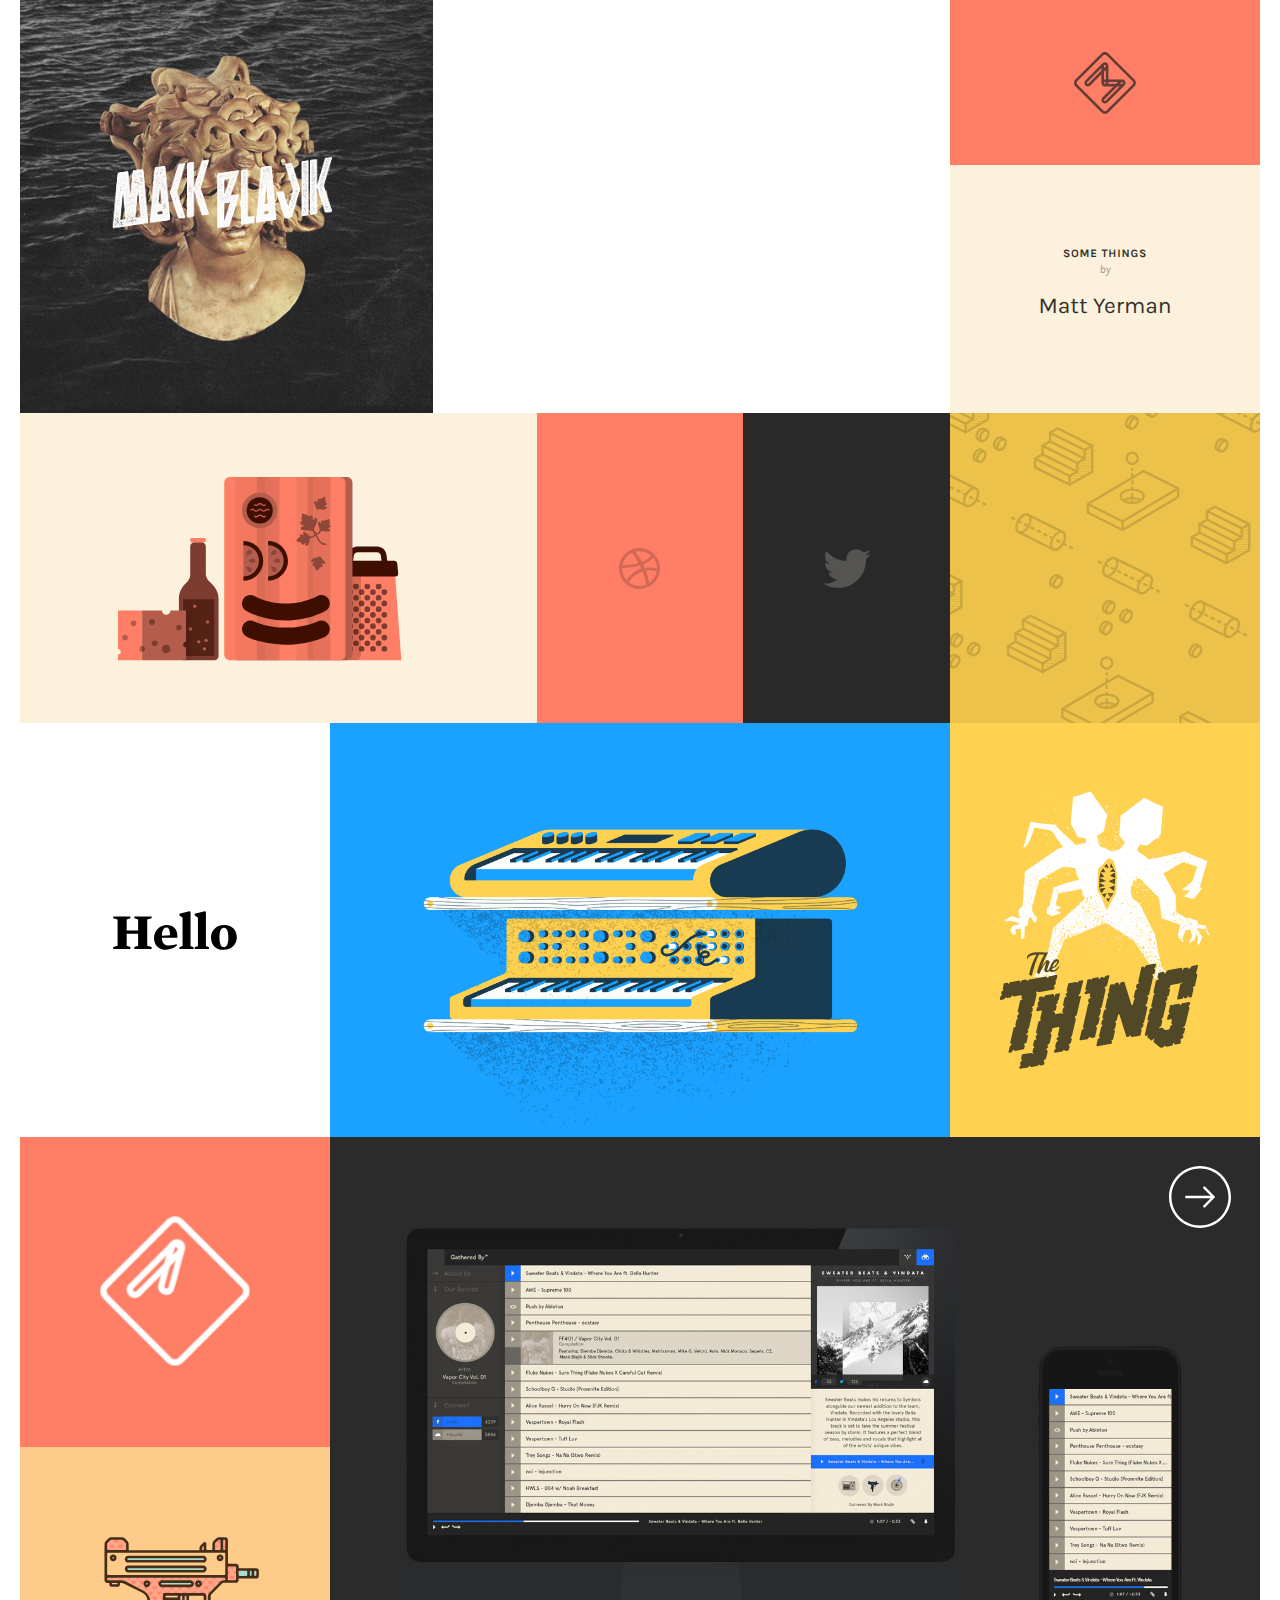
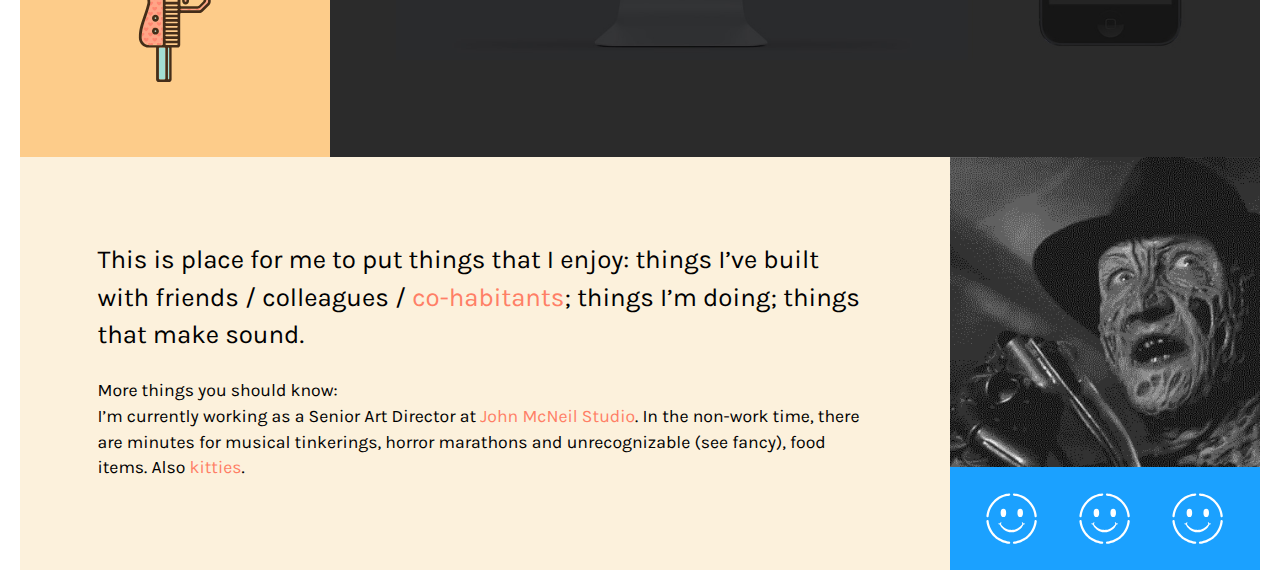
<file: index.html>
<!-- but whyyyyyyyyy????? -->
<!-- <!DOCTYPE html> -->
<html>
<head>
	<title>Matt's yay party</title>
	<link rel="stylesheet" type="text/css" href="scss/style.css" />
	<link href='http://fonts.googleapis.com/css?family=Karla:400,700' rel='stylesheet' type='text/css' />
</head>
<body>
	<div class="container">
		<section class="row-one">
			<div class="ratio"></div>
			<div class="content">
				<div class="title">
						<a href="http://www.mattyerman.com"><div class="title-logo"></div></a>
						<div class="title-text"> <div class="title-text-container">
								<p class="title-intro">
									Some things
								</p>
								<p class="title-by">
									by
								</p>
								<p class="title-name">
									Matt Yerman
								</p>
							</div>
						</div>
				</div>
				<div class="soundcloud">
					<ul>
					</ul>
				</div>
				<div class="mackblajik"></div>
			</div>
		</section>
		<section class="row-two">
			<div class="ratio"></div>
			<div class="content">
				<div class="seattle-icons"></div>
				<a href="https://dribbble.com/MattYerman"><div class="dribbble"></div></a>
				<a href="https://twitter.com/MackBlajik"><div class="twitter"></div></a>
				<div class="geo-pattern"></div>
			</div>
		</section>
		<section class="row-three">
			<div class="ratio"></div>
			<div class="content">
				<div class="the-thing">
					<div class="slide1"></div>
					<div class="slide2"></div>
					<div class="slide3"></div>
				</div>
				<div class="keyboards"></div>
				<div class="hello"></div>
			</div>
		</section>
		<section class="row-four">
			<div class="ratio"></div>
			<div class="content">
				<div class="logo-and-uzi">
					<div id="Stage" class="logo-animation logo-anim"></div>
					<div class="uzi"></div>
				</div>
				<div class="slider slick-slider">
			 		<div class="slide1">
			 			<div class="overlay">
			 				<span class="slide-title">
			 					<h1>Gathered By</h1>
			 					<p>Made with: Jackie Ngo & Adam Mork</p>
			 				</span>
			 			</div>
			 		</div>
			        <div class="slide2">
			 			<div class="overlay">
			 				<span class="slide-title">
			 					<h1>Seattle Pt. II</h1>
			 					<p>Made with: Jackie Ngo</p>
			 					<p><a href="http://www.madeservice.net/seattle" target="_blank">View Website</a></p>
			 				</span>
			 			</div>
			        </div>
			        <div class="slide3"></div>
				</div>
			</div>
		</section>
		<section class="row-five">
			<div class="ratio"></div>
			<div class="content">
				<div class="about">
					<div class="about-container">
						<p class="about-big">This is place for me to put things that I enjoy: things I&rsquo;ve built with friends / colleagues / <a href="#">co-habitants</a>; things I&rsquo;m doing; things that make sound.</p>
						<p class="about-small">More things you should know:<br />I&rsquo;m currently working as a Senior Art Director at <a href="#">John McNeil Studio</a>. In the non-work time, there are minutes for musical tinkerings, horror marathons and unrecognizable (see fancy), food items. Also <a href="#">kitties</a>.</p>
					</div>
				</div>
				<div class="horror-and-sounds">
					<div class="horror"><img src="img/freddy2.gif" /></div>
					<div class="sounds">
						<div class="sound1 sound"></div>
						<div class="sound2 sound"></div>
						<div class="sound3 sound"></div>
					</div>
				</div>
			</div>
	</section>
  </div>
  <div id="jquery_jplayer_1" class="jplayer"></div>
  <script type="text/javascript" charset="utf-8" src="logo_edgePreload.js"></script>

  <script type="text/javascript" src="http://ajax.googleapis.com/ajax/libs/jquery/1.11.0/jquery.min.js"></script>
	<script type="text/javascript" src="scripts/flowtype.js"></script>
	<script type="text/javascript" src="scripts/slick.js"></script>
	<!--<script type="text/javascript" src="logo_edgePreload.js"></script> -->
	<script type="text/javascript" src="http://connect.soundcloud.com/sdk.js"></script>
	<script type="text/javascript"> 
	  $(document).ready(function() {
			$('.about-big').flowtype({minimum: 400, minFont: 18, maxFont: 38, fontRatio : 30});
			$('.about-small').flowtype({minimum: 400, minFont: 13, maxFont: 24, fontRatio : 44});
			$('.soundcloud').flowtype({minFont: 12, fontRatio : 42});
			$('.title').flowtype({minFont: 14, fontRatio : 19});
			$('.slider').slick({
				slidesToShow: 1,
		  		slidesToScroll: 1,
				dots: false,
		  		speed: 300,
		  		autoplay: false,
		  		infinite: true,
		  		arrows: true,
		  		easing: 'linear'
		  	});
		  	$('.the-thing').slick({
				slidesToShow: 1,
		  		slidesToScroll: 1,
				dots: false,
		  		speed: 200,
		  		autoplay: true,
		  		autoplaySpeed: 3500,
		  		infinite: true,
		  		arrows: false,
		  		easing: 'easeInOutExpo'
		 	});
		});
	</script>
	<script type="text/javascript">
	    // Wait for DOM to finish loading before proceeding
	    $( document ).ready(function() {
	        // Soundcloud API Information
	        var client_id = "dd53477b034f71d746d0ef95df937a06";
	        var apiUrl = "http://api.soundcloud.com";
	        var pathForMackBlajikTracks = "/users/734840/favorites";

	        // store a global reference to the current SC sound object.
	        window.current_sc_sound = null;

	        SC.initialize({
	            'client_id': client_id,
	        });

	        // Connect to the soundcloud API, retrieve list of songs for Mack Blajik
	        var retrieve_songs = function(){
	            SC.get(pathForMackBlajikTracks, function(tracks){
	                // Iterate tracks, create row from template string
	                // append all rows together as one big string before writing to the DOM, way more performant
	                render_songs(tracks);
	            });  
	        };

	        // Render list of songs into HTML, store relevant information about songs in data-tags
	        var render_songs = function(tracks){
	            var bigStringOfRows = "";
	            for(var i = 0; i < 5; i++){
	                var track = tracks[i];
	                bigStringOfRows = bigStringOfRows + '<li data-track-id="'+track['id']+'" class="song-default"> </div> <div class="song-listing"> <div class="song-artist">'+track["user"]["username"]+'</div> <div class="song-title">'+track['title']+'</div> </div> <div class="song-view"><a href="'+track['permalink_url']+'" data-track-id="'+track['id']+'">&#x2601;</a></div> </li>';
	            }            
	            $('.soundcloud ul').html(bigStringOfRows);

	            // Rows are ready to get callbacks for mouseclick
	            bind_jplayer_callbacks();
	        };

	        // Stream SC track with ID
	        var stream_song_wth_id = function(id){
	            // Pause currently playing sound
	            if (window.current_sc_sound){
	                window.current_sc_sound.pause();
	            }

	            // Stream the track with ID
	            SC.stream("/tracks/"+id, function(sound){
	                sound.play();
	                window.current_sc_sound = sound;
	            });
	        };

	        // Bind callback functions to elements in the song rows
	        var bind_jplayer_callbacks = function(callback){
	            $('.soundcloud ul li').each(function(index){
	                $(this).on('click', function(){
	                    var $this = $(this);
	                    // If this is the active song & playing -> pause it
	                    // If this is the active song & paused -> play it
	                    if ($this.hasClass('song-active')) {
	                        if($this.hasClass('song-playing')) {
	                            window.current_sc_sound.pause();
	                            $this.removeClass('song-playing');
	                            $this.addClass('song-paused');
	                        } else if ($this.hasClass('song-paused')) {
	                            window.current_sc_sound.resume();
	                            $this.addClass('song-playing');
	                            $this.removeClass('song-paused');
	                        }
	                        // We're done, no need to do any of the below.
	                        return;
	                    }
	                    
	                    // Remove song-playing, song-paused on active element
	                    // Remove song-active class on the element
	                    // add song-active class to $this <li> element
	                    $('.song-active').removeClass('song-playing');
	                    $('.song-active').removeClass('song-paused');
	                    $('.song-active').removeClass('song-active');
	                    $(this).addClass('song-active');
	                    
	                    // Grab track_id from the attribute set on the <li> element
	                    var track_id = $(this).attr('data-track-id');
	                    stream_song_wth_id(track_id); 
	                    $this.addClass('song-playing');
	                    $this.removeClass('song-paused');
	                }) 
	            });
	        };

	        retrieve_songs();                
	    });
	</script>
	
</body>
</html>
</file>
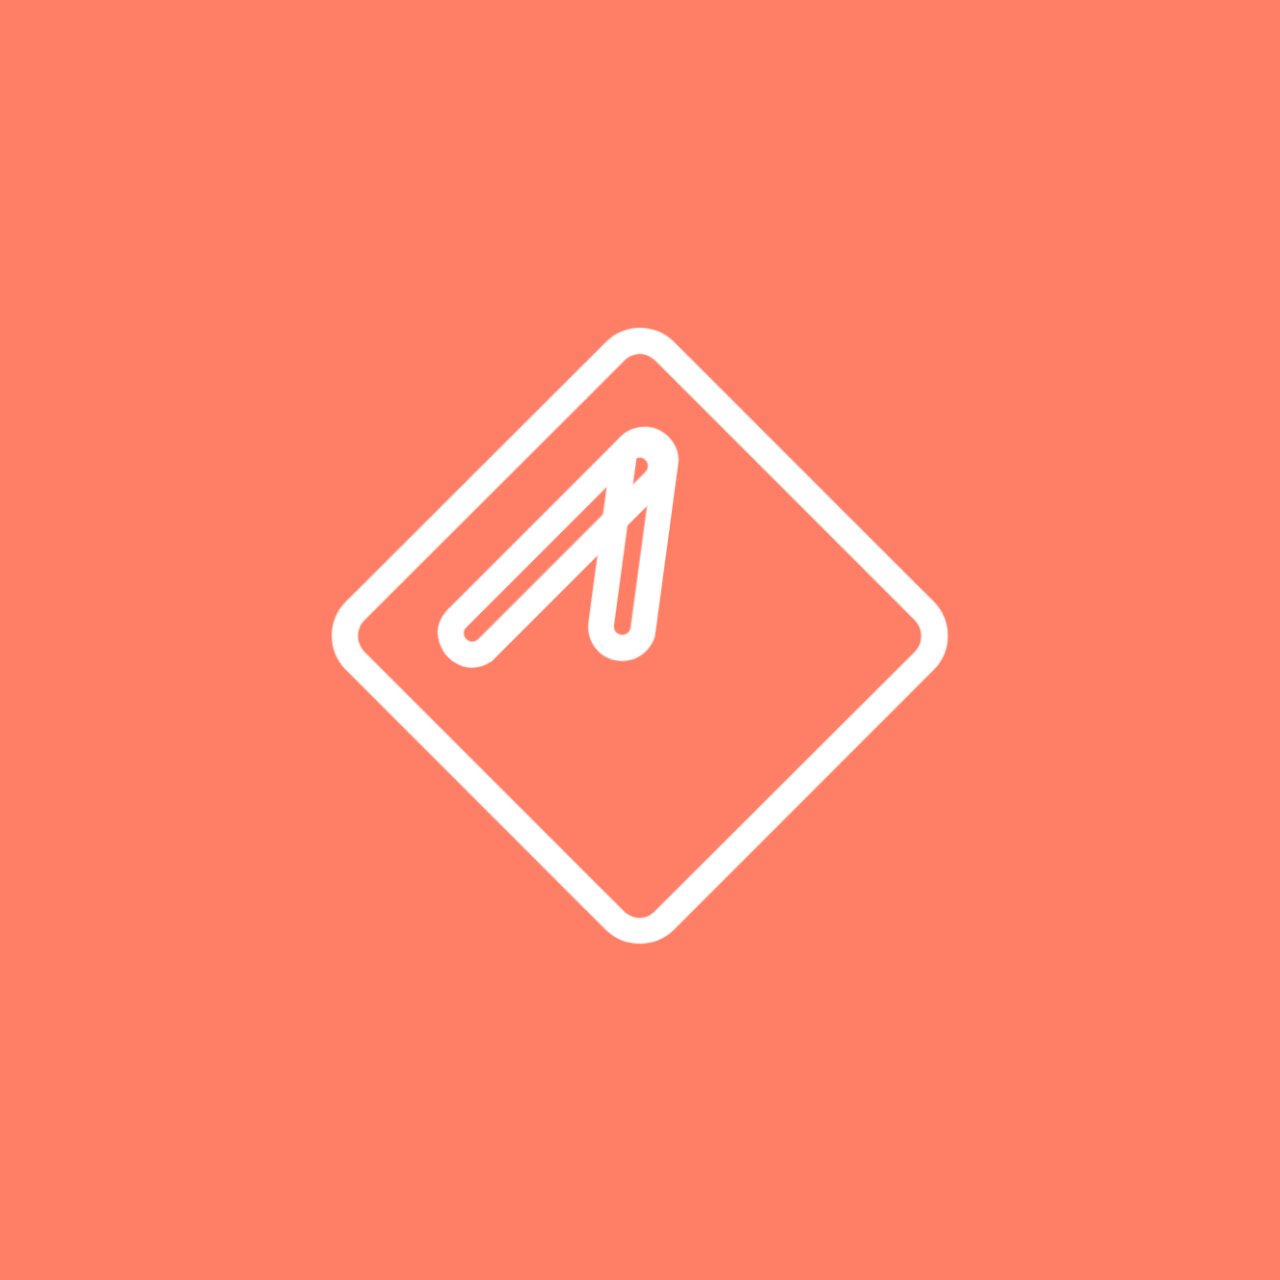
<file: logo.html>
<!DOCTYPE html>
<html>
<head>
	<meta http-equiv="Content-Type" content="text/html; charset=utf-8">
	<meta http-equiv="X-UA-Compatible" content="IE=Edge"/>
	<title>Untitled</title>
<!--Adobe Edge Runtime-->
    <script type="text/javascript" charset="utf-8" src="logo_edgePreload.js"></script>
    <style>
        .edgeLoad-logo-animation { visibility:hidden; }
    </style>
<!--Adobe Edge Runtime End-->

</head>
<body style="margin:0;padding:0;">
	<div id="Stage" class="logo-animation">
	</div>
</body>
</html>
</file>
<file: scss/style.css>
@charset "UTF-8";
/*  Syntax Quick Reference
  --------------------------
  column($ratios: 1, $offset: 0, $cycle: 0, $uncycle: 0, $gutter: $jeet-gutter)
  span($ratio: 1, $offset: 0)
  shift($ratios: 0, $col_or_span: column, $gutter: $jeet-gutter)
  unshift()
  edit()
  center($max_width: 1410px, $pad: 0)
  stack($pad: 0, $align: false)
  unstack()
  align($direction: both)
  cf()
*/
@import url(../css/normalize.css);
@import url(../css/fonts.css);
@import url(../css/slick.css);
/* Slider */
.slick-slider {
  position: relative;
  display: block;
  box-sizing: border-box;
  -moz-box-sizing: border-box;
  -webkit-touch-callout: none;
  -webkit-user-select: none;
  -khtml-user-select: none;
  -moz-user-select: none;
  -ms-user-select: none;
  user-select: none;
  -ms-touch-action: none;
  touch-action: none;
  -webkit-tap-highlight-color: transparent; }

.slick-list {
  position: relative;
  overflow: hidden;
  display: block;
  margin: 0;
  padding: 0; }
  .slick-list:focus {
    outline: none; }
  .slick-list.dragging {
    cursor: pointer;
    cursor: hand; }

.slick-slider .slick-list,
.slick-track,
.slick-slide,
.slick-slide img {
  -webkit-transform: translate3d(0, 0, 0);
  -moz-transform: translate3d(0, 0, 0);
  -ms-transform: translate3d(0, 0, 0);
  -o-transform: translate3d(0, 0, 0);
  transform: translate3d(0, 0, 0); }

.slick-track {
  position: relative;
  left: 0;
  top: 0;
  display: block;
  zoom: 1; }
  .slick-track:before, .slick-track:after {
    content: "";
    display: table; }
  .slick-track:after {
    clear: both; }
  .slick-loading .slick-track {
    visibility: hidden; }

.slick-slide {
  float: left;
  height: 100%;
  min-height: 1px;
  display: none; }
  .slick-slide img {
    display: block; }
  .slick-slide.slick-loading img {
    display: none; }
  .slick-slide.dragging img {
    pointer-events: none; }
  .slick-initialized .slick-slide {
    display: block; }
  .slick-loading .slick-slide {
    visibility: hidden; }
  .slick-vertical .slick-slide {
    display: block;
    height: auto;
    border: 1px solid transparent; }

/* Icons */
@font-face {
  font-family: "slick";
  font-weight: normal;
  font-style: normal; }
/* Arrows */
.slick-next {
  position: absolute;
  display: block;
  height: 10%;
  width: 10%;
  line-height: 0;
  font-size: 0;
  cursor: pointer;
  background: url("../img/icon-next.svg") no-repeat;
  color: transparent;
  top: 6.4%;
  margin-right: 2.5%;
  padding: 0;
  border: none;
  outline: none;
  -webkit-transition: all 0.3s ease-in-out;
  -moz-transition: all 0.3s ease-in-out;
  transition: all 0.3s ease-in-out; }
  @media (max-width: 800px) {
    .slick-next {
      margin-right: 4.25%; } }
  @media (max-width: 640px) {
    .slick-next {
      margin-right: 8.5%; } }
  .slick-next:hover {
    opacity: 0.6; }
  .slick-next:focus {
    outline: none; }
  .slick-next.slick-disabled:before {
    opacity: 0.25; }

.slick-prev:before, .slick-next:before {
  color: transparent;
  opacity: 0.85;
  -webkit-font-smoothing: antialiased;
  -moz-osx-font-smoothing: grayscale; }

.slick-next {
  right: -25px; }
  .slick-next:before {
    content: "→"; }

/* Dots */
.slick-slider {
  margin-bottom: 30px; }

.logo-beta {
  background-color: #55beaf; }

.description-container {
  background: url("../img/work/description-cabeta.jpg") no-repeat;
  background-size: cover;
  padding: 10% 25% 8% 8%;
  position: relative;
  -webkit-font-smoothing: antialiased;
  font-size: 1.6em; }
  @media (max-width: 800px) {
    .description-container {
      padding: 14% 8% 7% 8%; } }
  .description-container h1 {
    font-family: "Walsheim", Arial, sans-serif;
    font-weight: normal;
    margin: 0 0 4.5% -3px;
    line-height: 0;
    padding: 0; }
    @media (max-width: 640px) {
      .description-container h1 {
        margin: 0 0 6% -3px; } }
  .description-container h2 {
    text-transform: uppercase;
    font-weight: 900;
    letter-spacing: 0.15em;
    color: white; }
  .description-container h3 {
    font-weight: normal;
    line-height: 1.4em; }
  .description-container div {
    width: 19px;
    height: 2px;
    background: black;
    opacity: 0.1; }
  .description-container span {
    opacity: 0.5; }

.work-hero {
  padding: 7% 4% 4% 4%;
  background: #f8f8f8; }
  .work-hero img {
    width: 100%;
    height: auto; }

.header {
  position: relative; }
  .header .ratio {
    padding-top: 16.6666667%; }
  .header .content {
    position: absolute;
    top: 0;
    bottom: 0;
    left: 0;
    right: 0; }

nav.menu div {
  margin-left: 20%;
  top: auto;
  bottom: 0;
  height: 100%;
  display: -webkit-box;
  display: -moz-box;
  display: box;
  display: -webkit-flex;
  display: -moz-flex;
  display: -ms-flexbox;
  display: flex;
  -webkit-box-align: center;
  -moz-box-align: center;
  box-align: center;
  -webkit-align-items: center;
  -moz-align-items: center;
  -ms-align-items: center;
  -o-align-items: center;
  align-items: center;
  -ms-flex-align: center;
  text-align: center;
  -webkit-transition: -webkit-transform 0.4s;
  transition: transform 0.4s;
  -webkit-transform: translate3d(0, 100%, 0);
  transform: translate3d(0, 100%, 0);
  font-size: 1.4em;
  font-weight: bold;
  text-transform: uppercase;
  letter-spacing: 0.15em; }
  nav.menu div a {
    color: #292929;
    text-decoration: none;
    -webkit-transition: opacity 0.15s ease-in-out;
    -moz-transition: opacity 0.15s ease-in-out;
    transition: opacity 0.15s ease-in-out; }
    nav.menu div a:hover {
      border-bottom: 0px;
      opacity: 0.6; }

nav.menu div > span {
  float: left;
  padding-right: 7%;
  -webkit-transition: -webkit-transform 0.4s;
  transition: transform 0.4s;
  -webkit-transform: translate3d(0, 200%, 0);
  transform: translate3d(0, 200%, 0); }

nav.menu:hover div,
nav.menu:hover div > span {
  -webkit-transform: translate3d(0, 0, 0);
  transform: translate3d(0, 0, 0); }

nav.menu:hover div > span:nth-child(1) {
  -webkit-transition-delay: 0.1s;
  transition-delay: 0.1s; }

nav.menu:hover div > span:nth-child(2) {
  -webkit-transition-delay: 0.15s;
  transition-delay: 0.15s; }

nav.menu:hover div > span:nth-child(3) {
  -webkit-transition-delay: 0.2s;
  transition-delay: 0.2s; }

.navigation {
  *zoom: 1;
  float: left;
  display: inline;
  clear: none;
  text-align: inherit;
  padding-left: 0;
  padding-right: 0;
  width: 75%;
  margin-left: 0%;
  margin-right: 0%; }
  .navigation:before, .navigation:after {
    content: '';
    display: table; }
  .navigation:after {
    clear: both; }
  .navigation:last-child {
    margin-right: 0%; }
  @media (max-width: 640px) {
    .navigation {
      *zoom: 1;
      float: left;
      display: inline;
      clear: none;
      text-align: inherit;
      padding-left: 0;
      padding-right: 0;
      width: 83.33333%;
      margin-left: 0%;
      margin-right: 0%; }
      .navigation:before, .navigation:after {
        content: '';
        display: table; }
      .navigation:after {
        clear: both; }
      .navigation:last-child {
        margin-right: 0%; } }
  .navigation .menu {
    height: 50%;
    width: 100%;
    background: #f8f8f8 url("../img/menu.svg") no-repeat;
    background-size: 26px 21px;
    background-position: 11.5% 50%;
    cursor: pointer;
    position: relative;
    overflow: hidden;
    z-index: 1;
    display: inline-block;
    -webkit-transition: height 0.35s ease-in, background 0.15s ease-in-out;
    -moz-transition: height 0.35s ease-in, background 0.15s ease-in-out;
    transition: height 0.35s ease-in, background 0.15s ease-in-out; }
    .navigation .menu:hover {
      background: #eaeaea url("../img/menu.svg") no-repeat;
      background-size: 26px 21px;
      background-position: 11.5% 50%; }
    @media (max-width: 640px) {
      .navigation .menu {
        -webkit-transition-delay: 0.1s;
        transition-delay: 0.1s;
        height: 100%; } }
  .navigation .page-ui {
    height: 50%;
    width: 66%;
    margin-left: 11.1111111%;
    text-align: left;
    font-size: 1.6em;
    color: #292929;
    float: left;
    -webkit-transition: top 0.5s ease-in;
    -moz-transition: top 0.5s ease-in;
    transition: top 0.5s ease-in;
    display: -webkit-box;
    display: -moz-box;
    display: box;
    display: -webkit-flex;
    display: -moz-flex;
    display: -ms-flexbox;
    display: flex;
    -webkit-box-align: center;
    -moz-box-align: center;
    box-align: center;
    -webkit-align-items: center;
    -moz-align-items: center;
    -ms-align-items: center;
    -o-align-items: center;
    align-items: center;
    -ms-flex-align: center;
    font-family: 'Walsheim', sans-serif;
    -webkit-font-smoothing: antialiased; }
    @media (max-width: 640px) {
      .navigation .page-ui {
        top: 50%;
        -webkit-transition-delay: 0.1s;
        transition-delay: 0.1s; } }
  .navigation .project-ui {
    float: left;
    width: 11.1111111%;
    height: 50%;
    border-left: 1px solid #ededed;
    position: relative;
    cursor: pointer;
    display: -webkit-box;
    display: -moz-box;
    display: box;
    display: -webkit-flex;
    display: -moz-flex;
    display: -ms-flexbox;
    display: flex;
    -webkit-box-align: center;
    -moz-box-align: center;
    box-align: center;
    -webkit-align-items: center;
    -moz-align-items: center;
    -ms-align-items: center;
    -o-align-items: center;
    align-items: center;
    -ms-flex-align: center;
    -webkit-box-pack: center;
    -moz-box-pack: center;
    box-pack: center;
    -webkit-justify-content: center;
    -moz-justify-content: center;
    -ms-justify-content: center;
    -o-justify-content: center;
    justify-content: center;
    -ms-flex-pack: center;
    font-size: 2.4em;
    color: #292929; }
    .navigation .project-ui span {
      -webkit-transition: opacity 0.15s ease-in-out;
      -moz-transition: opacity 0.15s ease-in-out;
      transition: opacity 0.15s ease-in-out; }
    .navigation .project-ui:hover span {
      opacity: 0.5; }

.logo {
  *zoom: 1;
  float: left;
  display: inline;
  clear: none;
  text-align: inherit;
  padding-left: 0;
  padding-right: 0;
  width: 25%;
  margin-left: 0%;
  margin-right: 0%;
  height: 100%;
  background: url("../img/logo.svg") no-repeat, url("../img/logo.svg") no-repeat;
  background-size: 20%, 20%;
  background-position: 50% 50%, 50% 200%;
  cursor: pointer;
  -webkit-transition: background-position 0.33s;
  -moz-transition: background-position 0.33s;
  transition: background-position 0.33s;
  -webkit-transition-timing-function: cubic-bezier(0.9, 0, 0.09, 1);
  -moz-transition-timing-function: cubic-bezier(0.9, 0, 0.09, 1);
  transition-timing-function: cubic-bezier(0.9, 0, 0.09, 1); }
  .logo:before, .logo:after {
    content: '';
    display: table; }
  .logo:after {
    clear: both; }
  .logo:last-child {
    margin-right: 0%; }
  @media (max-width: 640px) {
    .logo {
      *zoom: 1;
      float: left;
      display: inline;
      clear: none;
      text-align: inherit;
      padding-left: 0;
      padding-right: 0;
      width: 16.66667%;
      margin-left: 0%;
      margin-right: 0%;
      background-size: 50%; }
      .logo:before, .logo:after {
        content: '';
        display: table; }
      .logo:after {
        clear: both; }
      .logo:last-child {
        margin-right: 0%; } }
  .logo:hover {
    background-position: 50% -200%, 50% 50%; }

.logo-about {
  background-color: #ff7f66; }

html {
  font-size: 62.5%;
  font-family: 'Karla', sans-serif;
  -webkit-font-smoothing: auto;
  text-rendering: geometricPrecision;
  image-rendering: optimizeQuality; }

.edgeLoad-logo-animation {
  visibility: hidden; }

.jplayer {
  visibility: hidden;
  display: none; }

a {
  -webkit-transition: color 0.2s ease-in-out, margin-bottom 0.2s ease-in-out;
  -moz-transition: color 0.2s ease-in-out, margin-bottom 0.2s ease-in-out;
  transition: color 0.2s ease-in-out, margin-bottom 0.2s ease-in-out;
  color: #ff7f66;
  text-decoration: none;
  outline: none;
  transform: translateY(10px); }
  a:hover {
    color: #dd735d;
    border-bottom: 2px solid #dd735d; }

p {
  line-height: 1.45; }

body {
  border-left: 20px solid white;
  border-right: 20px solid white; }
  @media (max-width: 1080px) {
    body {
      border-left: 10px solid white;
      border-right: 10px solid white; } }
  @media (max-width: 800px) {
    body {
      border: 0; } }

::selection {
  background: #ff7f66;
  /* WebKit/Blink Browsers */ }

::-moz-selection {
  background: #ff7f66;
  /* Gecko Browsers */ }

.container {
  margin: 0 auto;
  background: white; }

.row-one {
  position: relative; }
  .row-one .ratio {
    padding-top: 33.33333333%; }
    @media (max-width: 640px) {
      .row-one .ratio {
        padding-top: 100%; } }
  .row-one .content {
    position: absolute;
    top: 0;
    bottom: 0;
    left: 0;
    right: 0; }

.mackblajik {
  *zoom: 1;
  float: left;
  display: inline;
  clear: none;
  text-align: inherit;
  padding-left: 0;
  padding-right: 0;
  width: 33.33333%;
  margin-left: 0%;
  margin-right: 0%;
  position: relative;
  background: url("../img/mackblajik.jpg");
  background-size: 100%;
  height: 100%; }
  .mackblajik:before, .mackblajik:after {
    content: '';
    display: table; }
  .mackblajik:after {
    clear: both; }
  .mackblajik:last-child {
    margin-right: 0%; }
  @media (min-width: 800px) {
    .mackblajik {
      position: relative;
      left: -66.66667%; } }
  @media (max-width: 640px) {
    .mackblajik {
      display: block;
      clear: both;
      float: none;
      width: 100%;
      margin-left: auto;
      margin-right: auto; }
      .mackblajik:first-child {
        margin-left: auto; }
      .mackblajik:last-child {
        margin-right: auto; } }

.song-active {
  background: url("../img/playing.svg") no-repeat;
  background-size: 8% !important;
  background-position: 4% 50% !important;
  float: left;
  position: relative;
  width: 100%;
  height: 100%; }

.song-playing {
  background: url("../img/pause.svg") no-repeat !important;
  background-size: 8% !important;
  background-position: 4% 50% !important;
  float: left;
  position: relative;
  width: 100%;
  height: 100%; }

.song-paused, .song-default {
  float: left;
  position: relative;
  width: 100%;
  height: 100%; }

.song-paused {
  background: url("../img/play.svg") no-repeat !important;
  background-size: 8%;
  background-position: 4% 50%; }

.song-default {
  background: url("../img/play.svg") no-repeat;
  background-size: 8% !important;
  background-position: 4% 50% !important; }

.soundcloud {
  *zoom: 1;
  float: left;
  display: inline;
  clear: none;
  text-align: inherit;
  padding-left: 0;
  padding-right: 0;
  width: 41.66667%;
  margin-left: 0%;
  margin-right: 0%;
  position: relative;
  line-height: 1.2;
  overflow: hidden; }
  .soundcloud:before, .soundcloud:after {
    content: '';
    display: table; }
  .soundcloud:after {
    clear: both; }
  .soundcloud:last-child {
    margin-right: 0%; }
  @media (min-width: 800px) {
    .soundcloud {
      position: relative;
      left: 8.33333%; } }
  @media (max-width: 800px) {
    .soundcloud {
      *zoom: 1;
      float: left;
      display: inline;
      clear: none;
      text-align: inherit;
      padding-left: 0;
      padding-right: 0;
      width: 50%;
      margin-left: 0%;
      margin-right: 0%; }
      .soundcloud:before, .soundcloud:after {
        content: '';
        display: table; }
      .soundcloud:after {
        clear: both; }
      .soundcloud:last-child {
        margin-right: 0%; } }
  @media (max-width: 640px) {
    .soundcloud {
      display: block;
      clear: both;
      float: none;
      width: 100%;
      margin-left: auto;
      margin-right: auto; }
      .soundcloud:first-child {
        margin-left: auto; }
      .soundcloud:last-child {
        margin-right: auto; } }
  .soundcloud ul {
    list-style-type: none;
    margin: 0 0;
    padding: 0;
    height: 100%; }
  .soundcloud li {
    border-bottom: 1px solid #ededed;
    height: 20%;
    position: relative;
    overflow: hidden;
    cursor: pointer;
    display: -webkit-box;
    display: -moz-box;
    display: box;
    display: -webkit-flex;
    display: -moz-flex;
    display: -ms-flexbox;
    display: flex;
    -webkit-box-align: center;
    -moz-box-align: center;
    box-align: center;
    -webkit-align-items: center;
    -moz-align-items: center;
    -ms-align-items: center;
    -o-align-items: center;
    align-items: center;
    -ms-flex-align: center;
    margin-top: -1px; }
    @media (max-width: 800px) {
      .soundcloud li {
        height: 25%; } }
    .soundcloud li .song-listing {
      *zoom: 1;
      float: left;
      display: inline;
      clear: none;
      text-align: inherit;
      padding-left: 0;
      padding-right: 0;
      width: 91.66667%;
      margin-left: 0%;
      margin-right: 0%;
      margin-left: 15%; }
      .soundcloud li .song-listing:before, .soundcloud li .song-listing:after {
        content: '';
        display: table; }
      .soundcloud li .song-listing:after {
        clear: both; }
      .soundcloud li .song-listing:last-child {
        margin-right: 0%; }
      @media (max-width: 640px) {
        .soundcloud li .song-listing {
          font-size: 1.2em !important; } }
      .soundcloud li .song-listing .song-artist {
        font-size: 160pxpx;
        font-size: 16pxrem;
        color: #777777; }
      .soundcloud li .song-listing .song-title {
        clear: both;
        color: #303030;
        text-transform: capitalize !important; }
    .soundcloud li .song-view {
      font-family: "SSStandard";
      font-size: 1.2em;
      margin-right: 5%;
      -webkit-font-smoothing: antialiased; }
      @media (max-width: 640px) {
        .soundcloud li .song-view {
          font-size: 1.4em !important; } }
      .soundcloud li .song-view a {
        color: #dcdcdc;
        text-decoration: none;
        border: 0; }
      .soundcloud li .song-view a:hover {
        color: #acacac; }
  .soundcloud li:last-child {
    border-bottom: none; }
    @media (max-width: 800px) {
      .soundcloud li:last-child {
        display: none; } }

.title {
  *zoom: 1;
  float: left;
  display: inline;
  clear: none;
  text-align: inherit;
  padding-left: 0;
  padding-right: 0;
  width: 25%;
  margin-left: 0%;
  margin-right: 0%;
  position: relative;
  height: 100%; }
  .title:before, .title:after {
    content: '';
    display: table; }
  .title:after {
    clear: both; }
  .title:last-child {
    margin-right: 0%; }
  @media (min-width: 800px) {
    .title {
      position: relative;
      left: 75%; } }
  @media (max-width: 800px) {
    .title {
      *zoom: 1;
      float: left;
      display: inline;
      clear: none;
      text-align: inherit;
      padding-left: 0;
      padding-right: 0;
      width: 16.66667%;
      margin-left: 0%;
      margin-right: 0%; }
      .title:before, .title:after {
        content: '';
        display: table; }
      .title:after {
        clear: both; }
      .title:last-child {
        margin-right: 0%; } }
  @media (max-width: 640px) {
    .title {
      display: block;
      clear: both;
      float: none;
      width: 100%;
      margin-left: auto;
      margin-right: auto; }
      .title:first-child {
        margin-left: auto; }
      .title:last-child {
        margin-right: auto; } }
  .title .title-logo {
    background: #ff7f66 url("../img/logo.svg") no-repeat;
    background-size: 20%;
    background-position: 50%;
    height: 40%;
    -webkit-transition: all 0.15s ease-in-out;
    -moz-transition: all 0.15s ease-in-out;
    transition: all 0.15s ease-in-out; }
    .title .title-logo:hover {
      background-color: #e77861; }
    @media (max-width: 800px) {
      .title .title-logo {
        height: 100%;
        background-size: 42%; } }
  .title .title-text {
    background: #fcf1dc;
    height: 60%;
    position: relative;
    text-align: center;
    display: -webkit-box;
    display: -moz-box;
    display: box;
    display: -webkit-flex;
    display: -moz-flex;
    display: -ms-flexbox;
    display: flex;
    -webkit-box-align: center;
    -moz-box-align: center;
    box-align: center;
    -webkit-align-items: center;
    -moz-align-items: center;
    -ms-align-items: center;
    -o-align-items: center;
    align-items: center;
    -ms-flex-align: center;
    line-height: 1.5;
    font-size: 1.0em; }
    @media (max-width: 800px) {
      .title .title-text {
        display: none; } }
    .title .title-text .title-text-container {
      *zoom: 1;
      width: auto;
      max-width: 1410px;
      float: none;
      display: block;
      margin-right: auto;
      margin-left: auto;
      padding-left: 0;
      padding-right: 0;
      position: relative;
      height: 35%; }
      .title .title-text .title-text-container:before, .title .title-text .title-text-container:after {
        content: '';
        display: table; }
      .title .title-text .title-text-container:after {
        clear: both; }
      .title .title-text .title-text-container p {
        padding: 0;
        margin: 0; }
      .title .title-text .title-text-container .title-intro {
        text-transform: uppercase;
        font-weight: 700;
        font-size: 0.7em;
        letter-spacing: 0.07em;
        opacity: 0.8; }
      .title .title-text .title-text-container .title-by {
        font-style: italic;
        height: 30%;
        font-size: 0.7em;
        opacity: 0.4; }
      .title .title-text .title-text-container .title-name {
        font-size: 1.4em;
        opacity: 0.8; }

.row-two {
  position: relative; }
  .row-two .ratio {
    padding-top: 25%; }
    @media (max-width: 800px) {
      .row-two .ratio {
        padding-top: 33.333333%; } }
    @media (max-width: 640px) {
      .row-two .ratio {
        padding-top: 50%;
        margin-top: 200%; } }
  .row-two .content {
    position: absolute;
    top: 0;
    bottom: 0;
    left: 0;
    right: 0; }

.seattle-icons {
  *zoom: 1;
  float: left;
  display: inline;
  clear: none;
  text-align: inherit;
  padding-left: 0;
  padding-right: 0;
  width: 41.66667%;
  margin-left: 0%;
  margin-right: 0%;
  height: 100%;
  background: #fcf1dc url("../img/icon-seattle-food.svg") no-repeat;
  background-size: 55%;
  background-position: 42%; }
  .seattle-icons:before, .seattle-icons:after {
    content: '';
    display: table; }
  .seattle-icons:after {
    clear: both; }
  .seattle-icons:last-child {
    margin-right: 0%; }
  @media (max-width: 800px) {
    .seattle-icons {
      *zoom: 1;
      float: left;
      display: inline;
      clear: none;
      text-align: inherit;
      padding-left: 0;
      padding-right: 0;
      width: 33.33333%;
      margin-left: 0%;
      margin-right: 0%;
      background-size: 66%; }
      .seattle-icons:before, .seattle-icons:after {
        content: '';
        display: table; }
      .seattle-icons:after {
        clear: both; }
      .seattle-icons:last-child {
        margin-right: 0%; } }
  @media (max-width: 640px) {
    .seattle-icons {
      display: block;
      clear: both;
      float: none;
      width: 100%;
      margin-left: auto;
      margin-right: auto;
      height: 200%;
      background-size: 70%;
      background-position: 48%; }
      .seattle-icons:first-child {
        margin-left: auto; }
      .seattle-icons:last-child {
        margin-right: auto; } }

.dribbble {
  *zoom: 1;
  float: left;
  display: inline;
  clear: none;
  text-align: inherit;
  padding-left: 0;
  padding-right: 0;
  width: 16.66667%;
  margin-left: 0%;
  margin-right: 0%;
  height: 100%;
  background: #ff7f66 url("../img/icon-dribbble.svg") no-repeat;
  background-size: 20%;
  background-position: 50%;
  cursor: pointer;
  -webkit-transition: all 0.15s ease-in-out;
  -moz-transition: all 0.15s ease-in-out;
  transition: all 0.15s ease-in-out; }
  .dribbble:before, .dribbble:after {
    content: '';
    display: table; }
  .dribbble:after {
    clear: both; }
  .dribbble:last-child {
    margin-right: 0%; }
  .dribbble:hover {
    background-size: 26%;
    background-color: #e77861; }
  @media (max-width: 800px) {
    .dribbble {
      background-size: 30%; } }
  @media (max-width: 640px) {
    .dribbble {
      *zoom: 1;
      float: left;
      display: inline;
      clear: none;
      text-align: inherit;
      padding-left: 0;
      padding-right: 0;
      width: 50%;
      margin-left: 0%;
      margin-right: 0%;
      background-size: 20%; }
      .dribbble:before, .dribbble:after {
        content: '';
        display: table; }
      .dribbble:after {
        clear: both; }
      .dribbble:last-child {
        margin-right: 0%; } }

.twitter {
  *zoom: 1;
  float: left;
  display: inline;
  clear: none;
  text-align: inherit;
  padding-left: 0;
  padding-right: 0;
  width: 16.66667%;
  margin-left: 0%;
  margin-right: 0%;
  height: 100%;
  background: #292929 url("../img/icon-twitter.svg") no-repeat;
  background-size: 23%;
  background-position: 50%;
  cursor: pointer;
  -webkit-transition: all 0.15s ease-in-out;
  -moz-transition: all 0.15s ease-in-out;
  transition: all 0.15s ease-in-out; }
  .twitter:before, .twitter:after {
    content: '';
    display: table; }
  .twitter:after {
    clear: both; }
  .twitter:last-child {
    margin-right: 0%; }
  .twitter:hover {
    background-size: 28%;
    background-color: #1e1f20; }
  @media (max-width: 800px) {
    .twitter {
      background-size: 30%; } }
  @media (max-width: 640px) {
    .twitter {
      *zoom: 1;
      float: left;
      display: inline;
      clear: none;
      text-align: inherit;
      padding-left: 0;
      padding-right: 0;
      width: 50%;
      margin-left: 0%;
      margin-right: 0%;
      background-size: 23%; }
      .twitter:before, .twitter:after {
        content: '';
        display: table; }
      .twitter:after {
        clear: both; }
      .twitter:last-child {
        margin-right: 0%; } }

.geo-pattern {
  *zoom: 1;
  float: left;
  display: inline;
  clear: none;
  text-align: inherit;
  padding-left: 0;
  padding-right: 0;
  width: 25%;
  margin-left: 0%;
  margin-right: 0%;
  height: 100%;
  overflow: hidden;
  background: #edc24a url("../img/pattern-iso.svg") no-repeat;
  background-size: 170%;
  background-position: 53% 80%; }
  .geo-pattern:before, .geo-pattern:after {
    content: '';
    display: table; }
  .geo-pattern:after {
    clear: both; }
  .geo-pattern:last-child {
    margin-right: 0%; }
  @media (max-width: 800px) {
    .geo-pattern {
      *zoom: 1;
      float: left;
      display: inline;
      clear: none;
      text-align: inherit;
      padding-left: 0;
      padding-right: 0;
      width: 33.33333%;
      margin-left: 0%;
      margin-right: 0%; }
      .geo-pattern:before, .geo-pattern:after {
        content: '';
        display: table; }
      .geo-pattern:after {
        clear: both; }
      .geo-pattern:last-child {
        margin-right: 0%; } }
  @media (max-width: 640px) {
    .geo-pattern {
      display: block;
      clear: both;
      float: none;
      width: 100%;
      margin-left: auto;
      margin-right: auto; }
      .geo-pattern:first-child {
        margin-left: auto; }
      .geo-pattern:last-child {
        margin-right: auto; } }

.row-three {
  position: relative; }
  .row-three .ratio {
    padding-top: 33.333333%; }
    @media (max-width: 800px) {
      .row-three .ratio {
        padding-top: 41.666666%; } }
    @media (max-width: 640px) {
      .row-three .ratio {
        padding-top: 100%;
        margin-top: 150%; } }
  .row-three .content {
    position: absolute;
    top: 0;
    bottom: 0;
    left: 0;
    right: 0; }

.the-thing {
  *zoom: 1;
  float: left;
  display: inline;
  clear: none;
  text-align: inherit;
  padding-left: 0;
  padding-right: 0;
  width: 25%;
  margin-left: 0%;
  margin-right: 0%;
  height: 100%;
  background-color: #ffd150; }
  .the-thing:before, .the-thing:after {
    content: '';
    display: table; }
  .the-thing:after {
    clear: both; }
  .the-thing:last-child {
    margin-right: 0%; }
  @media (min-width: 640px) {
    .the-thing {
      position: relative;
      left: 75%; } }
  @media (max-width: 800px) {
    .the-thing {
      position: relative;
      left: 66.66667%;
      *zoom: 1;
      float: left;
      display: inline;
      clear: none;
      text-align: inherit;
      padding-left: 0;
      padding-right: 0;
      width: 33.33333%;
      margin-left: 0%;
      margin-right: 0%; }
      .the-thing:before, .the-thing:after {
        content: '';
        display: table; }
      .the-thing:after {
        clear: both; }
      .the-thing:last-child {
        margin-right: 0%; } }
  @media (max-width: 640px) {
    .the-thing {
      display: block;
      clear: both;
      float: none;
      width: 100%;
      margin-left: auto;
      margin-right: auto;
      position: relative;
      left: 0%;
      background-size: 56%; }
      .the-thing:first-child {
        margin-left: auto; }
      .the-thing:last-child {
        margin-right: auto; } }
  .the-thing .slide1 {
    background: url("../img/icon-thething-title.svg") no-repeat;
    background-size: 90%;
    background-position: 50%;
    height: 100%; }
    @media (max-width: 640px) {
      .the-thing .slide1 {
        background-size: 70%; } }
  .the-thing .slide2 {
    background: url("../img/icon-thething-straightjacket.svg") no-repeat;
    background-size: 72%;
    background-position: 50%;
    height: 100%; }
    @media (max-width: 640px) {
      .the-thing .slide2 {
        background-size: 56%; } }
  .the-thing .slide3 {
    background: url("../img/icon-thething-thermometer.svg") no-repeat;
    background-size: 85%;
    background-position: 50%;
    height: 100%; }
    @media (max-width: 640px) {
      .the-thing .slide3 {
        background-size: 70%; } }

.keyboards {
  *zoom: 1;
  float: left;
  display: inline;
  clear: none;
  text-align: inherit;
  padding-left: 0;
  padding-right: 0;
  width: 50%;
  margin-left: 0%;
  margin-right: 0%;
  height: 100%;
  background: #1ba1ff url("../img/keyboards.png") no-repeat;
  background-size: 70%;
  background-position: 50% 90%; }
  .keyboards:before, .keyboards:after {
    content: '';
    display: table; }
  .keyboards:after {
    clear: both; }
  .keyboards:last-child {
    margin-right: 0%; }
  @media (max-width: 800px) {
    .keyboards {
      *zoom: 1;
      float: left;
      display: inline;
      clear: none;
      text-align: inherit;
      padding-left: 0;
      padding-right: 0;
      width: 66.66667%;
      margin-left: 0%;
      margin-right: 0%;
      position: relative;
      left: -33.33333%; }
      .keyboards:before, .keyboards:after {
        content: '';
        display: table; }
      .keyboards:after {
        clear: both; }
      .keyboards:last-child {
        margin-right: 0%; } }
  @media (max-width: 640px) {
    .keyboards {
      display: block;
      clear: both;
      float: none;
      width: 100%;
      margin-left: auto;
      margin-right: auto;
      position: relative;
      left: 0%;
      background-size: 80%;
      background-position: 50% 70%;
      margin-top: -8.3333333%; }
      .keyboards:first-child {
        margin-left: auto; }
      .keyboards:last-child {
        margin-right: auto; } }

.hello {
  *zoom: 1;
  float: left;
  display: inline;
  clear: none;
  text-align: inherit;
  padding-left: 0;
  padding-right: 0;
  width: 25%;
  margin-left: 0%;
  margin-right: 0%;
  position: relative;
  background: url("../img/hello.svg") no-repeat;
  background-size: 40%;
  background-position: 50%;
  height: 100%; }
  .hello:before, .hello:after {
    content: '';
    display: table; }
  .hello:after {
    clear: both; }
  .hello:last-child {
    margin-right: 0%; }
  @media (min-width: 640px) {
    .hello {
      position: relative;
      left: -75%; } }
  @media (max-width: 800px) {
    .hello {
      display: none; } }
  @media (max-width: 640px) {
    .hello {
      display: block;
      clear: both;
      float: none;
      width: 100%;
      margin-left: auto;
      margin-right: auto; }
      .hello:first-child {
        margin-left: auto; }
      .hello:last-child {
        margin-right: auto; } }

.row-four {
  position: relative; }
  .row-four .ratio {
    padding-top: 50%; }
    @media (max-width: 800px) {
      .row-four .ratio {
        padding-top: 75%; } }
    @media (max-width: 640px) {
      .row-four .ratio {
        padding-top: 100%;
        margin-top: 200%; } }
  .row-four .content {
    position: absolute;
    top: 0;
    bottom: 0;
    left: 0;
    right: 0; }

.logo-and-uzi {
  *zoom: 1;
  float: left;
  display: inline;
  clear: none;
  text-align: inherit;
  padding-left: 0;
  padding-right: 0;
  width: 25%;
  margin-left: 0%;
  margin-right: 0%;
  height: 100%; }
  .logo-and-uzi:before, .logo-and-uzi:after {
    content: '';
    display: table; }
  .logo-and-uzi:after {
    clear: both; }
  .logo-and-uzi:last-child {
    margin-right: 0%; }
  @media (max-width: 800px) {
    .logo-and-uzi {
      display: none; } }
  @media (max-width: 640px) {
    .logo-and-uzi {
      display: block;
      clear: both;
      float: none;
      width: 100%;
      margin-left: auto;
      margin-right: auto; }
      .logo-and-uzi:first-child {
        margin-left: auto; }
      .logo-and-uzi:last-child {
        margin-right: auto; } }
  .logo-and-uzi .logo-anim {
    height: 50%; }
    @media (max-width: 640px) {
      .logo-and-uzi .logo-anim {
        height: 100%; } }
  .logo-and-uzi .uzi {
    height: 50%;
    position: relative;
    background: #fdcc8a url("../img/uzi.svg") no-repeat;
    background-size: 50%;
    background-position: 54% 55%; }
    @media (max-width: 640px) {
      .logo-and-uzi .uzi {
        height: 100%; } }

.slider {
  *zoom: 1;
  float: left;
  display: inline;
  clear: none;
  text-align: inherit;
  padding-left: 0;
  padding-right: 0;
  width: 75%;
  margin-left: 0%;
  margin-right: 0%;
  background-color: #292929;
  height: 100%;
  overflow: hidden; }
  .slider:before, .slider:after {
    content: '';
    display: table; }
  .slider:after {
    clear: both; }
  .slider:last-child {
    margin-right: 0%; }
  @media (max-width: 800px) {
    .slider {
      *zoom: 1;
      float: left;
      display: inline;
      clear: none;
      text-align: inherit;
      padding-left: 0;
      padding-right: 0;
      width: 100%;
      margin-left: 0%;
      margin-right: 0%; }
      .slider:before, .slider:after {
        content: '';
        display: table; }
      .slider:after {
        clear: both; }
      .slider:last-child {
        margin-right: 0%; } }
  @media (max-width: 640px) {
    .slider {
      display: block;
      clear: both;
      float: none;
      width: 100%;
      margin-left: auto;
      margin-right: auto;
      margin-top: 100%; }
      .slider:first-child {
        margin-left: auto; }
      .slider:last-child {
        margin-right: auto; } }
  .slider div {
    display: inline-block;
    width: 100%;
    height: 100%; }
  .slider .slide1 {
    position: relative;
    background: #292929 url("../img/slide1.jpg") no-repeat;
    background-position: 50%;
    background-size: 100% auto; }
    @media (max-width: 640px) {
      .slider .slide1 {
        background-size: 100%; } }
    .slider .slide1:hover .overlay {
      opacity: 1; }
      .slider .slide1:hover .overlay .slide-title {
        -webkit-transform: translateY(0px);
        transform: translateY(0px); }
    .slider .slide1 .overlay {
      position: relative;
      display: -webkit-box;
      display: -moz-box;
      display: box;
      display: -webkit-flex;
      display: -moz-flex;
      display: -ms-flexbox;
      display: flex;
      -webkit-box-align: center;
      -moz-box-align: center;
      box-align: center;
      -webkit-align-items: center;
      -moz-align-items: center;
      -ms-align-items: center;
      -o-align-items: center;
      align-items: center;
      -ms-flex-align: center;
      background: rgba(42, 43, 44, 0.8);
      text-align: center;
      -webkit-box-pack: center;
      -moz-box-pack: center;
      box-pack: center;
      -webkit-justify-content: center;
      -moz-justify-content: center;
      -ms-justify-content: center;
      -o-justify-content: center;
      justify-content: center;
      -ms-flex-pack: center;
      opacity: 0;
      -webkit-transition: all .25s ease; }
      .slider .slide1 .overlay .slide-title {
        padding: 2% 8% 1% 8%;
        border: 4px solid white;
        color: white;
        -webkit-transform: translateY(60px);
        transform: translateY(60px);
        transition: all 0.2s ease-in-out;
        -webkit-transition: all 0.2s ease-in-out;
        -webkit-font-smoothing: antialiased; }
        .slider .slide1 .overlay .slide-title h1 {
          font-size: 3.6em;
          line-height: 0; }
        .slider .slide1 .overlay .slide-title p {
          font-size: 2.0em; }
  .slider .slide2 {
    position: relative;
    background: #292929 url("../img/slide2.jpg") no-repeat;
    background-position: 50%;
    background-size: 100% auto; }
    @media (max-width: 640px) {
      .slider .slide2 {
        background-size: 100%; } }
    .slider .slide2:hover .overlay {
      opacity: 0.8; }
      .slider .slide2:hover .overlay .slide-title {
        -webkit-transform: translateY(0px);
        transform: translateY(0px); }
    .slider .slide2 .overlay {
      position: relative;
      display: -webkit-box;
      display: -moz-box;
      display: box;
      display: -webkit-flex;
      display: -moz-flex;
      display: -ms-flexbox;
      display: flex;
      -webkit-box-align: center;
      -moz-box-align: center;
      box-align: center;
      -webkit-align-items: center;
      -moz-align-items: center;
      -ms-align-items: center;
      -o-align-items: center;
      align-items: center;
      -ms-flex-align: center;
      background: #292929;
      text-align: center;
      -webkit-box-pack: center;
      -moz-box-pack: center;
      box-pack: center;
      -webkit-justify-content: center;
      -moz-justify-content: center;
      -ms-justify-content: center;
      -o-justify-content: center;
      justify-content: center;
      -ms-flex-pack: center;
      opacity: 0;
      -webkit-transition: all .25s ease; }
      .slider .slide2 .overlay .slide-title {
        padding: 2% 8% 1% 8%;
        border: 4px solid white;
        color: white;
        -webkit-transform: translateY(60px);
        transform: translateY(60px);
        transition: all 0.2s ease-in-out;
        -webkit-transition: all 0.2s ease-in-out; }
        .slider .slide2 .overlay .slide-title h1 {
          font-size: 3.6em;
          line-height: 0; }
        .slider .slide2 .overlay .slide-title p {
          font-size: 2.0em; }
  .slider .slide3 {
    position: relative;
    background-position: 50%;
    background-size: 100% auto; }
    @media (max-width: 640px) {
      .slider .slide3 {
        background-size: 100%; } }

.row-five {
  position: relative; }
  .row-five .ratio {
    padding-top: 33.333333%; }
    @media (max-width: 800px) {
      .row-five .ratio {
        padding-top: 41.666666%; } }
    @media (max-width: 640px) {
      .row-five .ratio {
        padding-top: 100%;
        margin-top: 200%; } }
  .row-five .content {
    position: absolute;
    top: 0;
    bottom: 0;
    left: 0;
    right: 0; }

.about {
  *zoom: 1;
  float: left;
  display: inline;
  clear: none;
  text-align: inherit;
  padding-left: 0;
  padding-right: 0;
  width: 75%;
  margin-left: 0%;
  margin-right: 0%;
  background: #fcf1dc;
  height: 100%;
  position: relative;
  display: -webkit-box;
  display: -moz-box;
  display: box;
  display: -webkit-flex;
  display: -moz-flex;
  display: -ms-flexbox;
  display: flex;
  -webkit-box-align: center;
  -moz-box-align: center;
  box-align: center;
  -webkit-align-items: center;
  -moz-align-items: center;
  -ms-align-items: center;
  -o-align-items: center;
  align-items: center;
  -ms-flex-align: center; }
  .about:before, .about:after {
    content: '';
    display: table; }
  .about:after {
    clear: both; }
  .about:last-child {
    margin-right: 0%; }
  @media (max-width: 800px) {
    .about {
      *zoom: 1;
      float: left;
      display: inline;
      clear: none;
      text-align: inherit;
      padding-left: 0;
      padding-right: 0;
      width: 66.66667%;
      margin-left: 0%;
      margin-right: 0%;
      position: relative;
      display: -webkit-box;
      display: -moz-box;
      display: box;
      display: -webkit-flex;
      display: -moz-flex;
      display: -ms-flexbox;
      display: flex;
      -webkit-box-align: center;
      -moz-box-align: center;
      box-align: center;
      -webkit-align-items: center;
      -moz-align-items: center;
      -ms-align-items: center;
      -o-align-items: center;
      align-items: center;
      -ms-flex-align: center; }
      .about:before, .about:after {
        content: '';
        display: table; }
      .about:after {
        clear: both; }
      .about:last-child {
        margin-right: 0%; } }
  @media (max-width: 640px) {
    .about {
      display: block;
      clear: both;
      float: none;
      width: 100%;
      margin-left: auto;
      margin-right: auto;
      height: auto;
      padding: 12% 0 12% 0; }
      .about:first-child {
        margin-left: auto; }
      .about:last-child {
        margin-right: auto; } }
  .about .about-container {
    *zoom: 1;
    float: left;
    display: inline;
    clear: none;
    text-align: inherit;
    padding-left: 0;
    padding-right: 0;
    width: 83.33333%;
    margin-left: 0%;
    margin-right: 0%;
    position: relative;
    left: 8.33333%;
    margin-top: -12px; }
    .about .about-container:before, .about .about-container:after {
      content: '';
      display: table; }
    .about .about-container:after {
      clear: both; }
    .about .about-container:last-child {
      margin-right: 0%; }
    .about .about-container .about-big {
      font-size: 3.4em; }
      @media (max-width: 640px) {
        .about .about-container .about-big {
          font-size: 2.6em !important; } }
    .about .about-container .about-small {
      font-size: 2.0em; }
      @media (max-width: 640px) {
        .about .about-container .about-small {
          font-size: 1.8em !important; } }

.horror-and-sounds {
  *zoom: 1;
  float: left;
  display: inline;
  clear: none;
  text-align: inherit;
  padding-left: 0;
  padding-right: 0;
  width: 25%;
  margin-left: 0%;
  margin-right: 0%; }
  .horror-and-sounds:before, .horror-and-sounds:after {
    content: '';
    display: table; }
  .horror-and-sounds:after {
    clear: both; }
  .horror-and-sounds:last-child {
    margin-right: 0%; }
  @media (max-width: 800px) {
    .horror-and-sounds {
      *zoom: 1;
      float: left;
      display: inline;
      clear: none;
      text-align: inherit;
      padding-left: 0;
      padding-right: 0;
      width: 33.33333%;
      margin-left: 0%;
      margin-right: 0%; }
      .horror-and-sounds:before, .horror-and-sounds:after {
        content: '';
        display: table; }
      .horror-and-sounds:after {
        clear: both; }
      .horror-and-sounds:last-child {
        margin-right: 0%; } }
  @media (max-width: 640px) {
    .horror-and-sounds {
      display: block;
      clear: both;
      float: none;
      width: 100%;
      margin-left: auto;
      margin-right: auto; }
      .horror-and-sounds:first-child {
        margin-left: auto; }
      .horror-and-sounds:last-child {
        margin-right: auto; } }
  .horror-and-sounds .horror {
    height: 75%;
    background-color: #292929; }
    @media (max-width: 640px) {
      .horror-and-sounds .horror {
        height: 100%; } }
    .horror-and-sounds .horror img {
      width: 100%;
      height: 100%;
      opacity: 0.9; }
  .horror-and-sounds .sounds {
    background-color: #1ba1ff;
    height: 25%;
    position: relative;
    display: -webkit-box;
    display: -moz-box;
    display: box;
    display: -webkit-flex;
    display: -moz-flex;
    display: -ms-flexbox;
    display: flex;
    -webkit-box-align: center;
    -moz-box-align: center;
    box-align: center;
    -webkit-align-items: center;
    -moz-align-items: center;
    -ms-align-items: center;
    -o-align-items: center;
    align-items: center;
    -ms-flex-align: center; }
    .horror-and-sounds .sounds :first-child {
      margin-left: 5%; }
    .horror-and-sounds .sounds :last-child {
      margin-right: 5%; }
    .horror-and-sounds .sounds .sound {
      height: 100%;
      width: 100%;
      background: url("../img/smiley.svg") no-repeat;
      background-size: 55%;
      background-position: 50%; }
    .horror-and-sounds .sounds .sound1:hover {
      background: url("../img/smiley.svg") no-repeat;
      cursor: pointer;
      background-size: 55%;
      background-position: 50%; }

.soon-container {
  position: relative;
  width: 100%;
  height: 100%;
  background: #ff7f66;
  display: -webkit-box;
  display: -moz-box;
  display: box;
  display: -webkit-flex;
  display: -moz-flex;
  display: -ms-flexbox;
  display: flex;
  -webkit-box-align: center;
  -moz-box-align: center;
  box-align: center;
  -webkit-align-items: center;
  -moz-align-items: center;
  -ms-align-items: center;
  -o-align-items: center;
  align-items: center;
  -ms-flex-align: center;
  -webkit-box-pack: center;
  -moz-box-pack: center;
  box-pack: center;
  -webkit-justify-content: center;
  -moz-justify-content: center;
  -ms-justify-content: center;
  -o-justify-content: center;
  justify-content: center;
  -ms-flex-pack: center;
  -webkit-font-smoothing: antialiased; }

.new {
  text-transform: uppercase;
  display: block;
  font-family: "Karla", "Apercu", Helvetica, sans-serif;
  font-weight: 700;
  color: black;
  opacity: 0.3;
  text-align: center;
  letter-spacing: 2px;
  font-size: 15px; }

.soon {
  font-family: "freight-text-pro", Georgia, Times, serif;
  color: white !important;
  font-size: 1.1em; }

.soon-logo {
  background: url("../img/logo.svg") no-repeat;
  background-size: 12%;
  background-position: 50%;
  margin-top: -20%;
  padding-bottom: 15%;
  height: auto;
  width: 100%;
  display: -webkit-box;
  display: -moz-box;
  display: box;
  display: -webkit-flex;
  display: -moz-flex;
  display: -ms-flexbox;
  display: flex;
  -webkit-box-pack: center;
  -moz-box-pack: center;
  box-pack: center;
  -webkit-justify-content: center;
  -moz-justify-content: center;
  -ms-justify-content: center;
  -o-justify-content: center;
  justify-content: center;
  -ms-flex-pack: center;
  opacity: 0.7; }

/*# sourceMappingURL=style.css.map */
</file>
